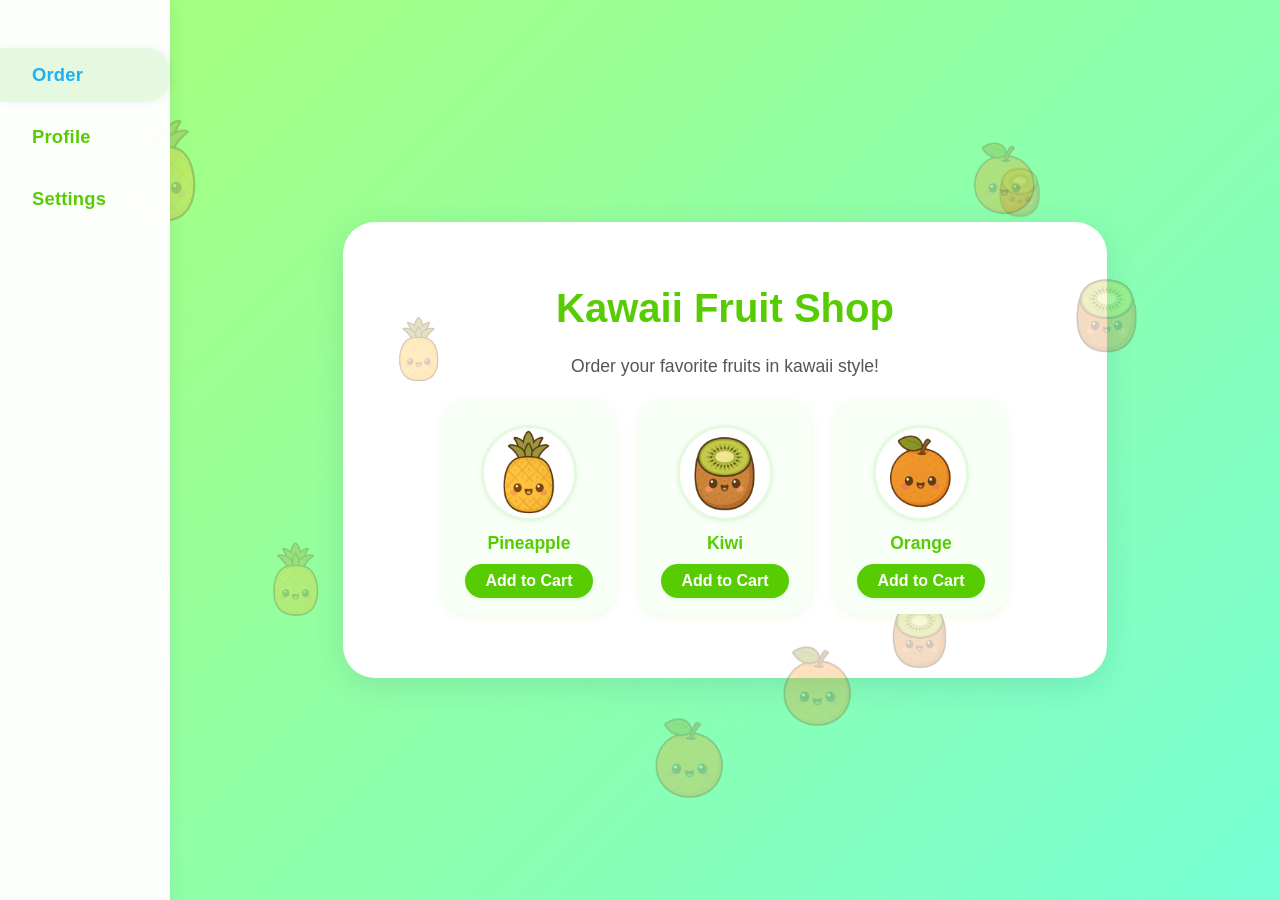
<file: index.html>
<!DOCTYPE html>
<html lang="en">
<head>
    <meta charset="UTF-8">
    <meta name="viewport" content="width=device-width, initial-scale=1.0">
    <title>My Homepage</title>
    <link rel="stylesheet" href="style.css">
</head>
<body>
    <nav class="vertical-menu">
        <ul>
            <li class="menu-item selected">Order</li>
            <li class="menu-item"><a href="profile.html" style="color:inherit;text-decoration:none;display:block;width:100%;height:100%">Profile</a></li>
            <li class="menu-item">Settings</li>
        </ul>
    </nav>
    <div class="background-fruit-container">
        <img src="ananas.png" class="bg-fruit bg-fruit-1" alt="Pineapple">
        <img src="kiwi.png" class="bg-fruit bg-fruit-2" alt="Kiwi">
        <img src="fruit.png" class="bg-fruit bg-fruit-3" alt="Orange">
        <img src="ananas.png" class="bg-fruit bg-fruit-4" alt="Pineapple">
        <img src="kiwi.png" class="bg-fruit bg-fruit-5" alt="Kiwi">
        <img src="fruit.png" class="bg-fruit bg-fruit-6" alt="Orange">
        <img src="ananas.png" class="bg-fruit bg-fruit-7" alt="Pineapple">
        <img src="kiwi.png" class="bg-fruit bg-fruit-8" alt="Kiwi">
        <img src="fruit.png" class="bg-fruit bg-fruit-9" alt="Orange">
    </div>
    <div class="duo-bg">
        <div class="fruit-app-card">
            <h1 class="duo-title">Kawaii Fruit Shop</h1>
            <p class="duo-intro">Order your favorite fruits in kawaii style!</p>
            <div class="fruit-list">
                <div class="fruit-card">
                    <img src="ananas.png" alt="Pineapple" class="fruit-img">
                    <div class="fruit-name">Pineapple</div>
                    <button class="add-cart-btn">Add to Cart</button>
                </div>
                <div class="fruit-card">
                    <img src="kiwi.png" alt="Kiwi" class="fruit-img">
                    <div class="fruit-name">Kiwi</div>
                    <button class="add-cart-btn">Add to Cart</button>
                </div>
                <div class="fruit-card">
                    <img src="fruit.png" alt="Orange" class="fruit-img">
                    <div class="fruit-name">Orange</div>
                    <button class="add-cart-btn">Add to Cart</button>
                </div>
            </div>
        </div>
    </div>
    <div class="cart-drawer" id="cart-area">
        <div class="profile-in-drawer">
            <img src="animal.png" alt="Profile Photo" class="profile-photo">
            <div class="profile-details">
                <div class="profile-name">Kawaii Llama</div>
                <div class="profile-email">llama@fruitshop.com</div>
            </div>
            <button class="profile-logout-outline">Log Out</button>
        </div>
        <h2>🛒 Cart</h2>
        <ul class="cart-list" id="cart-list">
            <!-- Cart items will appear here (UI only) -->
        </ul>
    </div>
</body>
<style>
    .vertical-menu {
        position: fixed;
        top: 0;
        left: 0;
        height: 100vh;
        width: 170px;
        background: rgba(255,255,255,0.97);
        box-shadow: 2px 0 16px rgba(30,60,114,0.08);
        z-index: 2100;
        display: flex;
        flex-direction: column;
        align-items: flex-start;
        padding-top: 48px;
    }
    .vertical-menu ul {
        list-style: none;
        padding: 0;
        margin: 0;
        width: 100%;
    }
    .vertical-menu .menu-item {
        font-family: 'Baloo 2', Arial, sans-serif;
        font-size: 1.15rem;
        color: #58cc02;
        padding: 16px 32px 16px 32px;
        cursor: pointer;
        border-radius: 0 24px 24px 0;
        margin-bottom: 8px;
        transition: background 0.2s, color 0.2s;
        font-weight: 600;
        letter-spacing: 0.2px;
        background: none;
        border: none;
        outline: none;
        display: block;
    }
    .vertical-menu .menu-item.selected {
        background: #e5f9e0;
        color: #1cb0f6;
        box-shadow: 2px 0 8px rgba(30,60,114,0.06);
    }
    .vertical-menu .menu-item:hover:not(.selected) {
        background: #f7ffe6;
        color: #ff5a5f;
    }
    /* Push main content to the right to make space for menu */
    .duo-bg, .cart-drawer {
        margin-left: 170px;
    }
    @media (max-width: 700px) {
        .vertical-menu {
            width: 60px;
            padding-top: 24px;
        }
        .vertical-menu .menu-item {
            font-size: 0.95rem;
            padding: 12px 8px 12px 8px;
            border-radius: 0 16px 16px 0;
        }
        .duo-bg, .cart-drawer {
            margin-left: 60px;
        }
    }
    .profile-in-drawer {
        width: 100%;
        display: flex;
        align-items: center;
        gap: 12px;
        margin-bottom: 18px;
        padding: 0 0 8px 0;
        border-bottom: 1px solid #e5f9e0;
    }
    .profile-photo {
        width: 48px;
        height: 48px;
        border-radius: 50%;
    object-fit: cover;
    object-position: center;
        border: 2px solid #58cc02;
        box-shadow: 0 1px 6px rgba(88,204,2,0.10);
                        background: #c6e2b3;
                        /* Darker green for more contrast */
                        border: 2.5px solid #a3e49c;
                        box-shadow: 0 2px 8px rgba(30,60,114,0.06);
                        /* Slightly darker, soft green for contrast */
    }
    .profile-details {
        display: flex;
        flex-direction: column;
        align-items: flex-start;
        flex: 1;
    }
    .profile-name {
        font-family: 'Baloo 2', Arial, sans-serif;
        font-size: 1.05rem;
        font-weight: 700;
        color: #58cc02;
    }
    .profile-email {
        font-size: 0.92rem;
        color: #888;
    }
    .profile-logout-outline {
        background: transparent;
        color: #58cc02;
        border: 2px solid #58cc02;
        border-radius: 16px;
        padding: 3px 16px;
        font-size: 0.92rem;
        font-family: 'Baloo 2', Arial, sans-serif;
        font-weight: 700;
        cursor: pointer;
        box-shadow: none;
        transition: background 0.2s, color 0.2s;
        height: 28px;
        display: flex;
        align-items: center;
        justify-content: center;
    }
    .profile-logout-outline:hover {
        background: #e5f9e0;
        color: #1cb0f6;
        border-color: #1cb0f6;
    }
    .background-fruit-container {
        position: fixed;
        top: 0;
        left: 0;
        width: 100vw;
        height: 100vh;
        z-index: 0;
        pointer-events: none;
        overflow: hidden;
    }
    .bg-fruit {
        position: absolute;
    opacity: 0.28;
        filter: blur(0.5px) saturate(1.2);
        pointer-events: none;
        animation: float-fruit 8s ease-in-out infinite;
        will-change: transform;
    }
    .bg-fruit-1 { left: 8vw; top: 12vh; width: 120px; animation-delay: 0s; }
    .bg-fruit-2 { right: 10vw; top: 30vh; width: 90px; animation-delay: 2s; }
    .bg-fruit-3 { left: 50vw; bottom: 10vh; width: 100px; animation-delay: 4s; }
    .bg-fruit-4 { left: 20vw; top: 60vh; width: 80px; animation-delay: 1s; }
    .bg-fruit-5 { right: 18vw; top: 18vh; width: 60px; animation-delay: 3s; }
    .bg-fruit-6 { left: 60vw; bottom: 18vh; width: 100px; animation-delay: 5s; }
    .bg-fruit-7 { left: 30vw; top: 35vh; width: 70px; animation-delay: 2.5s; }
    .bg-fruit-8 { right: 25vw; bottom: 25vh; width: 80px; animation-delay: 4.5s; }
    .bg-fruit-9 { left: 75vw; top: 15vh; width: 90px; animation-delay: 6s; }
    @keyframes float-fruit {
        0%   { transform: translateY(0px) scale(1) rotate(-8deg); }
        25%  { transform: translateY(-18px) scale(1.04) rotate(2deg); }
        50%  { transform: translateY(0px) scale(1.02) rotate(-4deg); }
        75%  { transform: translateY(12px) scale(1.01) rotate(6deg); }
        100% { transform: translateY(0px) scale(1) rotate(-8deg); }
    }
    .flying-img {
        position: fixed;
        z-index: 1000;
        pointer-events: none;
        will-change: transform, opacity;
        animation: fly-to-cart 4s cubic-bezier(.4,2,.6,1) forwards;
    }
    @keyframes fly-to-cart {
        0% { opacity: 1; transform: translate(0, 0) scale(1);}
        40% { transform: translate(var(--dx-curve, 0px), calc(var(--dy, 0px) * 0.3 - 60px)) scale(1.1) rotate(-12deg);}
        70% { transform: translate(calc(var(--dx, 0px) * 0.7), calc(var(--dy, 0px) * 0.7 - 20px)) scale(0.7) rotate(8deg);}
        100% { opacity: 0.2; transform: translate(var(--dx, 0px), var(--dy, 0px)) scale(0.3) rotate(0deg);}
    }
    .cart-drawer {
        position: fixed;
        top: 0;
        right: 0;
        width: 320px;
        height: 100vh;
        background: rgba(255,255,255,0.92);
        box-shadow: -4px 0 24px rgba(30,60,114,0.10);
    border-top-left-radius: 0;
    border-bottom-left-radius: 0;
        padding: 32px 24px 24px 24px;
        display: flex;
        flex-direction: column;
        align-items: center;
        z-index: 2000;
        transition: box-shadow 0.2s, transform 0.5s cubic-bezier(.4,1.4,.6,1), opacity 0.5s;
        backdrop-filter: blur(8px);
        transform: translateX(100%);
        opacity: 0;
        pointer-events: none;
    }
    .cart-drawer.open {
        transform: translateX(0);
        opacity: 1;
        pointer-events: auto;
    }
    .cart-drawer h2 {
        font-family: 'Baloo 2', Arial, sans-serif;
        color: #58cc02;
        font-size: 1.3rem;
        margin: 0 0 24px 0;
        text-align: left;
        width: 100%;
        padding-left: 24px;
        display: flex;
        align-items: center;
        gap: 8px;
    }
    .cart-list {
        list-style: none;
        padding: 0;
        margin: 0;
        min-height: 32px;
        color: #333;
        font-size: 1.1rem;
        width: 100%;
        display: flex;
        flex-direction: column;
        gap: 18px;
        align-items: center;
    }
    .cart-fruit-card {
    background: transparent;
        border-radius: 18px;
                        box-shadow: 0 6px 32px 0 rgba(30,60,114,0.18), 0 1.5px 8px 0 rgba(88,204,2,0.13);
        padding: 16px 0 16px 16px;
        display: flex;
        align-items: center;
        gap: 18px;
        width: calc(100% - 48px);
        margin: 0 24px;
        min-height: 70px;
        max-width: 400px;
        position: relative;
        justify-content: flex-start;
    }
    .cart-fruit-img {
        width: 48px;
        height: 48px;
        object-fit: contain;
        border-radius: 50%;
        background: #fff;
        border: 2px solid #e5f9e0;
        box-shadow: 0 1px 4px rgba(88,204,2,0.10);
    }
    .cart-fruit-name {
        font-family: 'Baloo 2', Arial, sans-serif;
        font-size: 1.1rem;
        color: #58cc02;
        font-weight: 700;
        text-align: left;
    }
    .cart-remove-btn {
        background: #fff;
        border: none;
        color: #ff5a5f;
        font-size: 1.5rem;
        font-weight: bold;
        border-radius: 50%;
        width: 32px;
        height: 32px;
        display: flex;
        align-items: center;
        justify-content: center;
        cursor: pointer;
        margin-left: auto;
        margin-right: 8px;
        transition: background 0.2s, color 0.2s;
        box-shadow: 0 1px 4px rgba(255,90,95,0.08);
    }
    .cart-remove-btn:hover {
        background: #ffeaea;
        color: #d90429;
    }
</style>
<script>
// Helper to get the cart area position
function getCartPosition() {
    const cart = document.getElementById('cart-area');
    const rect = cart.getBoundingClientRect();
    return {
        x: rect.left + rect.width / 2,
        y: rect.top + 10 // top of cart area
    };
    opacity: 0.6;
}
    opacity: 1;

// Add to Cart animation and UI logic
const cartDrawer = document.getElementById('cart-area');
document.querySelectorAll('.add-cart-btn').forEach((btn) => {
    btn.addEventListener('click', function() {
        // Open the cart drawer
        cartDrawer.classList.add('open');

        const card = btn.closest('.fruit-card');
        const img = card.querySelector('.fruit-img');
        const imgRect = img.getBoundingClientRect();
        const cartPos = getCartPosition();

        // Add a delay before flying the fruit (e.g., 350ms)
        setTimeout(() => {
            // Clone the image
            const flyingImg = img.cloneNode(true);
            flyingImg.classList.add('flying-img');
            document.body.appendChild(flyingImg);
            // Set initial position
            flyingImg.style.left = imgRect.left + 'px';
            flyingImg.style.top = imgRect.top + 'px';
            flyingImg.style.width = imgRect.width + 'px';
            flyingImg.style.height = imgRect.height + 'px';
            flyingImg.style.transform = 'none';

            // Calculate curve for more organic path
            const dx = cartPos.x - (imgRect.left + imgRect.width/2);
            const dy = cartPos.y - (imgRect.top + imgRect.height/2);
            // Add a little curve to the right or left randomly
            const dxCurve = dx + (Math.random() > 0.5 ? 80 : -80);
            flyingImg.style.setProperty('--dx', dx + 'px');
            flyingImg.style.setProperty('--dy', dy + 'px');
            flyingImg.style.setProperty('--dx-curve', dxCurve + 'px');

            // Add to cart UI (add card with image and name) immediately
            const fruitName = card.querySelector('.fruit-name').textContent;
            const fruitImgSrc = img.getAttribute('src');
            const fruitImgAlt = img.getAttribute('alt');
            const cartList = document.getElementById('cart-list');
            const li = document.createElement('li');
            li.className = 'cart-fruit-card';
            li.innerHTML = `<img src=\"${fruitImgSrc}\" alt=\"${fruitImgAlt}\" class=\"cart-fruit-img\"><span class=\"cart-fruit-name\">${fruitName}</span><button class=\"cart-remove-btn\" title=\"Remove\">&times;</button>`;
            cartList.appendChild(li);

            // Remove flying image after animation
            setTimeout(() => {
                flyingImg.remove();
            }, 4000);
        }, 350);
    });
});

// Remove from cart logic
const cartListEl = document.getElementById('cart-list');
cartListEl.addEventListener('click', function(e) {
    if (e.target.classList.contains('cart-remove-btn')) {
        const li = e.target.closest('.cart-fruit-card');
        if (li) li.remove();
    }
});
</script>
</html>
</file>
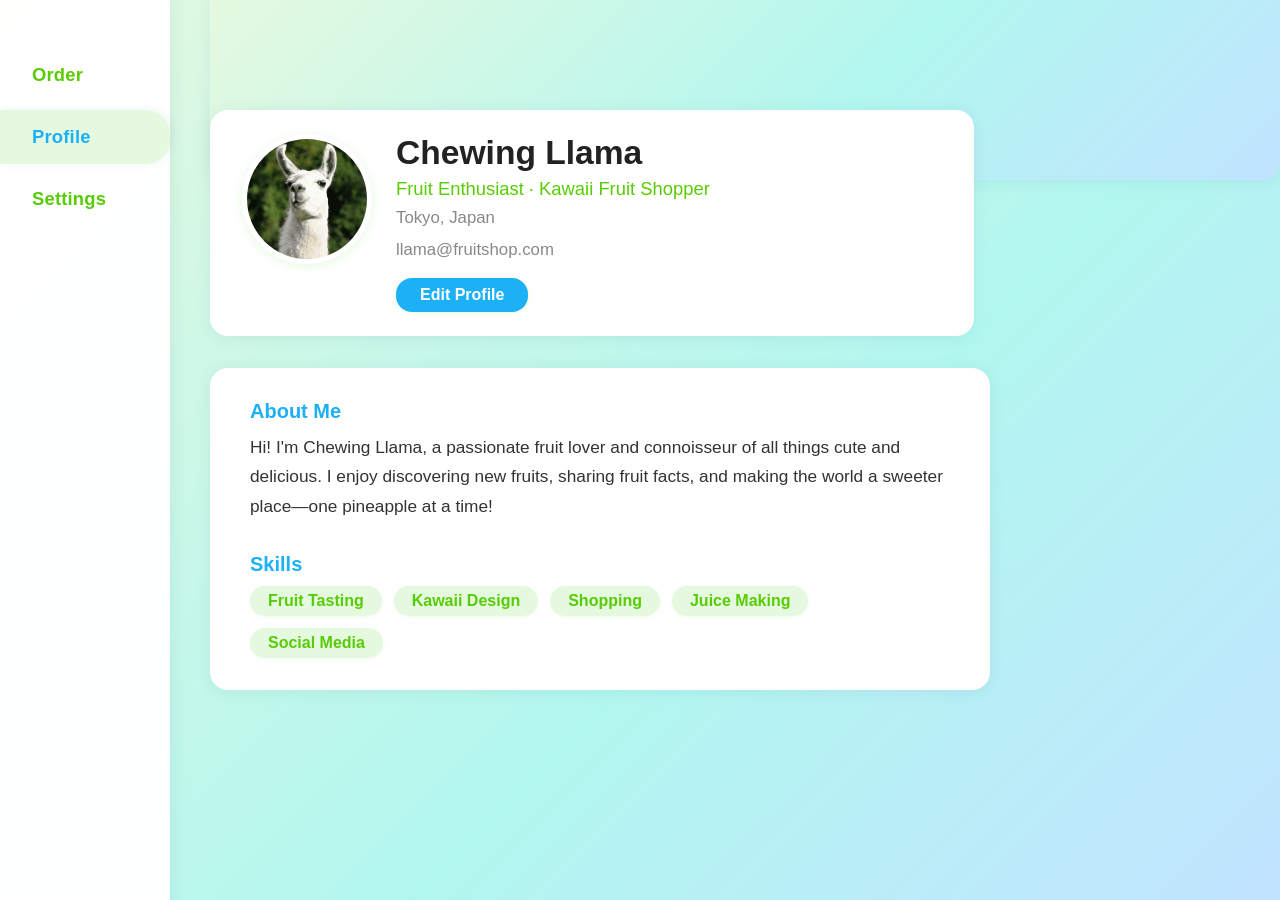
<file: profile.html>
<!DOCTYPE html>
<html lang="en">
<head>
    <meta charset="UTF-8">
    <meta name="viewport" content="width=device-width, initial-scale=1.0">
    <title>Profile - Kawaii Fruit Shop</title>
    <link rel="stylesheet" href="style.css">
    <style>
        .profile-sections {
            margin-left: 210px;
            max-width: 700px;
            background: #fff;
            border-radius: 18px;
            box-shadow: 0 2px 16px rgba(30,60,114,0.08);
            margin-top: 32px;
            padding: 32px 40px 32px 40px;
            display: flex;
            flex-direction: column;
            gap: 32px;
        }
        .profile-section-title {
            font-size: 1.25rem;
            font-weight: 700;
            color: #1cb0f6;
            margin-bottom: 10px;
            font-family: 'Baloo 2', Arial, sans-serif;
        }
        .profile-about {
            font-size: 1.08rem;
            color: #333;
            line-height: 1.7;
            margin-bottom: 0;
        }
        .profile-skills-list {
            display: flex;
            flex-wrap: wrap;
            gap: 12px;
        }
        .profile-skill {
            background: #e5f9e0;
            color: #58cc02;
            font-size: 1rem;
            font-family: 'Baloo 2', Arial, sans-serif;
            border-radius: 16px;
            padding: 6px 18px;
            font-weight: 600;
            box-shadow: 0 1px 4px rgba(88,204,2,0.08);
            border: none;
        }
        body {
            margin: 0;
            font-family: 'Baloo 2', Arial, sans-serif;
            background: linear-gradient(135deg, #e5f9e0 0%, #b2f7ef 60%, #c1e3ff 100%);
        }
        .vertical-menu {
            position: fixed;
            top: 0;
            left: 0;
            height: 100vh;
            width: 170px;
            background: rgba(255,255,255,0.97);
            box-shadow: 2px 0 16px rgba(30,60,114,0.08);
            z-index: 2100;
            display: flex;
            flex-direction: column;
            align-items: flex-start;
            padding-top: 48px;
        }
        .vertical-menu ul {
            list-style: none;
            padding: 0;
            margin: 0;
            width: 100%;
        }
        .vertical-menu .menu-item {
            font-family: 'Baloo 2', Arial, sans-serif;
            font-size: 1.15rem;
            color: #58cc02;
            padding: 16px 32px 16px 32px;
            cursor: pointer;
            border-radius: 0 24px 24px 0;
            margin-bottom: 8px;
            transition: background 0.2s, color 0.2s;
            font-weight: 600;
            letter-spacing: 0.2px;
            background: none;
            border: none;
            outline: none;
            display: block;
        }
        .vertical-menu .menu-item.selected {
            background: #e5f9e0;
            color: #1cb0f6;
            box-shadow: 2px 0 8px rgba(30,60,114,0.06);
        }
        .vertical-menu .menu-item:hover:not(.selected) {
            background: #f7ffe6;
            color: #ff5a5f;
        }
        .profile-banner {
            margin-left: 210px;
            margin-top: 0;
            width: calc(100% - 210px);
            height: 180px;
            background: linear-gradient(135deg, #e5f9e0 0%, #b2f7ef 60%, #c1e3ff 100%);
            position: relative;
            border-radius: 0 0 18px 18px;
            box-shadow: 0 2px 16px rgba(30,60,114,0.08);
        }
        .profile-main {
            margin-left: 210px;
            margin-top: -70px;
            background: #fff;
            border-radius: 18px;
            box-shadow: 0 2px 16px rgba(30,60,114,0.08);
                max-width: 700px;
            position: relative;
            display: flex;
            flex-direction: row;
            align-items: flex-start;
            padding: 24px 32px;
            gap: 24px;
        }
        .profile-avatar {
            width: 120px;
            height: 120px;
            border-radius: 50%;
            object-fit: cover;
            object-position: center;
            border: 5px solid #fff;
            box-shadow: 0 2px 12px #e5f9e0;
            background: #fff;
            margin: 0 0 0 0;
            display: block;
            z-index: 2;
        }
        .profile-info {
            display: flex;
            flex-direction: column;
            align-items: flex-start;
            padding-bottom: 0;
        }
        .profile-name {
            font-size: 2.1rem;
            font-weight: 700;
            color: #222;
            margin-bottom: 6px;
        }
        .profile-headline {
            font-size: 1.15rem;
            color: #58cc02;
            margin-bottom: 8px;
        }
        .profile-location {
            font-size: 1.05rem;
            color: #888;
            margin-bottom: 12px;
        }
        .profile-email {
            font-size: 1.05rem;
            color: #888;
            margin-bottom: 18px;
        }
        .profile-edit-btn {
            background: #1cb0f6;
            color: #fff;
            border: none;
            border-radius: 16px;
            padding: 8px 24px;
            font-size: 1rem;
            font-family: 'Baloo 2', Arial, sans-serif;
            font-weight: 700;
            cursor: pointer;
            box-shadow: 0 1px 6px rgba(88,204,2,0.10);
            transition: background 0.2s, color 0.2s;
            align-self: flex-start;
        }
        .profile-edit-btn:hover {
            background: #58cc02;
            color: #fff;
        }
    </style>
</head>
<body>
    <nav class="vertical-menu">
        <ul>
            <li class="menu-item"><a href="index.html" style="color:inherit;text-decoration:none;display:block;width:100%;height:100%">Order</a></li>
            <li class="menu-item selected"><a href="profile.html" style="color:inherit;text-decoration:none;display:block;width:100%;height:100%">Profile</a></li>
            <li class="menu-item">Settings</li>
        </ul>
    </nav>
    <div class="profile-banner"></div>
    <div class="profile-main">
    <img src="animal.png" alt="Profile Photo" class="profile-avatar">
        <div class="profile-info">
            <div class="profile-name">Chewing Llama</div>
            <div class="profile-headline">Fruit Enthusiast · Kawaii Fruit Shopper</div>
            <div class="profile-location">Tokyo, Japan</div>
            <div class="profile-email">llama@fruitshop.com</div>
            <button class="profile-edit-btn">Edit Profile</button>
        </div>
    </div>
    <div class="profile-sections">
        <section>
            <div class="profile-section-title">About Me</div>
            <div class="profile-about">
                Hi! I'm Chewing Llama, a passionate fruit lover and connoisseur of all things cute and delicious. I enjoy discovering new fruits, sharing fruit facts, and making the world a sweeter place—one pineapple at a time!
            </div>
        </section>
        <section>
            <div class="profile-section-title">Skills</div>
            <div class="profile-skills-list">
                <span class="profile-skill">Fruit Tasting</span>
                <span class="profile-skill">Kawaii Design</span>
                <span class="profile-skill">Shopping</span>
                <span class="profile-skill">Juice Making</span>
                <span class="profile-skill">Social Media</span>
            </div>
        </section>
    </div>
</body>
</html>
</file>
<file: style.css>
.fruit-app-card {
    background: #fff;
    border-radius: 32px;
    box-shadow: 0 8px 32px rgba(30, 60, 114, 0.12);
    padding: 40px 32px 32px 32px;
    display: flex;
    flex-direction: column;
    align-items: center;
    max-width: 700px;
    width: 100%;
}

.fruit-list {
    display: flex;
    flex-wrap: wrap;
    gap: 32px 24px;
    justify-content: center;
    margin-bottom: 32px;
}

.fruit-card {
    background: #f7fff7;
    border-radius: 24px;
    box-shadow: 0 2px 12px rgba(88,204,2,0.10);
    padding: 24px 16px 16px 16px;
    display: flex;
    flex-direction: column;
    align-items: center;
    width: 140px;
    transition: transform 0.15s;
    position: relative;
}
.fruit-card:hover {
    transform: translateY(-6px) scale(1.04);
    box-shadow: 0 6px 24px rgba(30, 60, 114, 0.18);
}
.fruit-img {
    width: 90px;
    height: 90px;
    object-fit: contain;
    border-radius: 50%;
    background: #fff;
    margin-bottom: 12px;
    border: 3px solid #e5f9e0;
    box-shadow: 0 1px 4px rgba(88,204,2,0.10);
}
.fruit-name {
    font-family: 'Baloo 2', Arial, sans-serif;
    font-size: 1.1rem;
    color: #58cc02;
    font-weight: 700;
    margin-bottom: 10px;
    text-align: center;
}
.add-cart-btn {
    padding: 8px 20px;
    font-size: 1rem;
    color: #fff;
    background: #58cc02;
    border: none;
    border-radius: 18px;
    cursor: pointer;
    font-family: 'Baloo 2', Arial, sans-serif;
    font-weight: 700;
    box-shadow: 0 1px 4px rgba(88,204,2,0.10);
    transition: background 0.2s;
}
.add-cart-btn:hover {
    background: #1cb0f6;
}
.cart-area {
    background: #e5f9e0;
    border-radius: 18px;
    padding: 18px 24px;
    margin-top: 16px;
    width: 100%;
    max-width: 400px;
    box-shadow: 0 1px 4px rgba(88,204,2,0.10);
}
.cart-area h2 {
    font-family: 'Baloo 2', Arial, sans-serif;
    color: #58cc02;
    font-size: 1.3rem;
    margin: 0 0 10px 0;
    text-align: center;
}
.cart-list {
    list-style: none;
    padding: 0;
    margin: 0;
    min-height: 32px;
    text-align: center;
    color: #333;
    font-size: 1.1rem;
}

body {
    margin: 0;
    min-height: 100vh;
    font-family: 'Baloo 2', 'Arial Rounded MT Bold', Arial, sans-serif;
    background: linear-gradient(135deg, #a8ff78 0%, #78ffd6 100%);
}

@import url('https://fonts.googleapis.com/css2?family=Baloo+2:wght@700&display=swap');


.duo-bg {
    display: flex;
    align-items: center;
    justify-content: center;
    min-height: 100vh;
}

.duo-card {
    background: #fff;
    border-radius: 32px;
    box-shadow: 0 8px 32px rgba(30, 60, 114, 0.12);
    padding: 48px 32px 32px 32px;
    display: flex;
    flex-direction: column;
    align-items: center;
    max-width: 350px;
}


.duo-title {
    color: #58cc02;
    font-size: 2.5rem;
    font-family: 'Baloo 2', Arial, sans-serif;
    font-weight: 700;
    margin: 24px 0 8px 0;
    text-align: center;
}

.duo-intro {
    color: #555;
    font-size: 1.1rem;
    margin-bottom: 24px;
    text-align: center;
}


.duo-mascot {
    margin-top: -64px;
    margin-bottom: 16px;
    background: #e5f9e0;
    border-radius: 50%;
    padding: 12px;
    box-shadow: 0 2px 8px rgba(88,204,2,0.12);
}


.circle-img {
    width: 120px;
    height: 120px;
    object-fit: cover;
    border-radius: 50%;
    border: 4px solid #58cc02;
    box-shadow: 0 2px 8px rgba(88,204,2,0.15);
}


.duo-btn {
    padding: 14px 40px;
    font-size: 1.2rem;
    color: #fff;
    background: #58cc02;
    border: none;
    border-radius: 24px;
    cursor: pointer;
    font-family: 'Baloo 2', Arial, sans-serif;
    font-weight: 700;
    box-shadow: 0 2px 8px rgba(88,204,2,0.15);
    transition: background 0.2s;
}

.duo-btn:hover {
    background: #1cb0f6;
}
</file>
